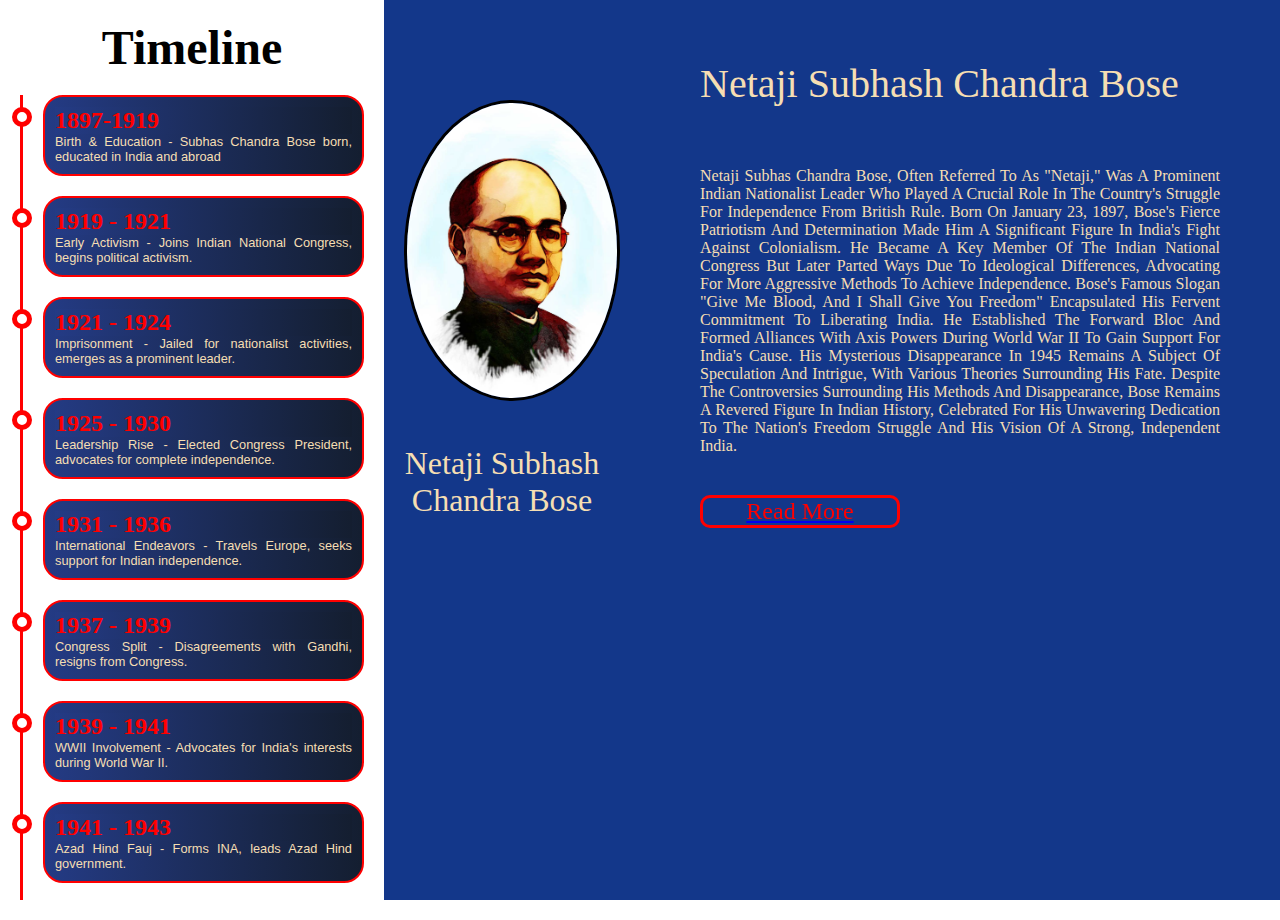
<file: tribute-page/index.html>
<!DOCTYPE html>
<html lang="en">

<head>
    <meta name="viewport" content="width=device-width" , initial-scale="1.0">
    <meta charset="UTF-8">
    <meta name="viewport" content="width=device-width, initial-scale=1.0">
    <link rel="stylesheet" href="./style.css">
    <title>Tribute Page</title>
</head>

<body>
    <div class="flex-container">
        <div class="left">
            <div class="left-items">

                <div class="heading">
                    <header>
                        <h1 class="timeline">Timeline</h1>
                    </header>
                </div>
                <div class="contents">
                    <div class="items">
                        <h3>1897-1919</h3>
                        <p>Birth & Education - Subhas Chandra Bose born, educated in India and abroad</p>
                    </div>
                    <div class="items">
                        <h3 class="title">1919 - 1921</h3>
                        <p>Early Activism - Joins Indian National Congress, begins political activism.</p>
                    </div>
                    <div class="items">
                        <h3 class="title">1921 - 1924</h3>
                        <p> Imprisonment - Jailed for nationalist activities, emerges as a prominent leader.</p>
                    </div>
                    <div class="items">
                        <h3 class="title">1925 - 1930</h3>
                        <p>Leadership Rise - Elected Congress President, advocates for complete independence.</p>
                    </div>
                    <div class="items">
                        <h3 class="title">1931 - 1936</h3>
                        <p>International Endeavors - Travels Europe, seeks support for Indian independence.</p>
                    </div>

                    <div class="items">
                        <h3 class="title">1937 - 1939</h3>
                        <p>Congress Split - Disagreements with Gandhi, resigns from Congress.</p>
                    </div>
                    <div class="items">
                        <h3 class="title">1939 - 1941</h3>
                        <p>WWII Involvement - Advocates for India's interests during World War II.</p>
                    </div>
                    <div class="items">
                        <h3 class="title">1941 - 1943</h3>
                        <p>Azad Hind Fauj - Forms INA, leads Azad Hind government.</p>
                    </div>
                    <div class="items">
                        <h3 class="title">1943 - 1945</h3>
                        <p>INA Trials - INA trials spark nationwide protests.</p>
                    </div>
                    <div class="items">
                        <h3 class="title">1945 - 1947</h3>
                        <p>Mystery Surrounding Death - Disappearance and alleged death remains a mystery.
                        </p>
                    </div>
                    <div class="items">
                        <h3 class="title">1947 - Present</h3>
                        <p>Legacy - Remembered as a fearless freedom fighter, inspiring generations
                            towards independence and patriotism.</p>
                    </div>
                </div>
            </div>
        </div>




        <div class="middle">
            <img class="middle-image"
                src="./99-996631_remembering-netaji-subhash-chandra-bose-painting-netaji-subhas.jpg" alt="">


            <p class="mp1">Netaji Subhash Chandra Bose</p>
        </div>
        <div class="right">
            <p class="rp1">Netaji Subhash Chandra Bose</p>
            <p class="rp2">Netaji Subhas Chandra Bose, often referred to as "Netaji," was a
                prominent Indian
                nationalist
                leader
                who played a crucial role in the country's struggle for independence from British
                rule. Born on
                January
                23,
                1897, Bose's fierce patriotism and determination made him a significant figure in
                India's fight
                against
                colonialism. He became a key member of the Indian National Congress but later parted
                ways due to
                ideological
                differences, advocating for more aggressive methods to achieve independence. Bose's
                famous slogan
                "Give
                me
                blood, and I shall give you freedom" encapsulated his fervent commitment to
                liberating India. He
                established
                the Forward Bloc and formed alliances with Axis powers during World War II to gain
                support for
                India's
                cause. His mysterious disappearance in 1945 remains a subject of speculation and
                intrigue, with
                various
                theories surrounding his fate. Despite the controversies surrounding his methods and
                disappearance,
                Bose
                remains a revered figure in Indian history, celebrated for his unwavering dedication
                to the nation's
                freedom
                struggle and his vision of a strong, independent India.</p>
            <div class="button">
                <a href="https://en.wikipedia.org/wiki/Subhas_Chandra_Bose">
                    <div class="read-more">Read more
                    </div>
                </a>
            </div>
        </div>
    </div>

</body>

</html>
</file>
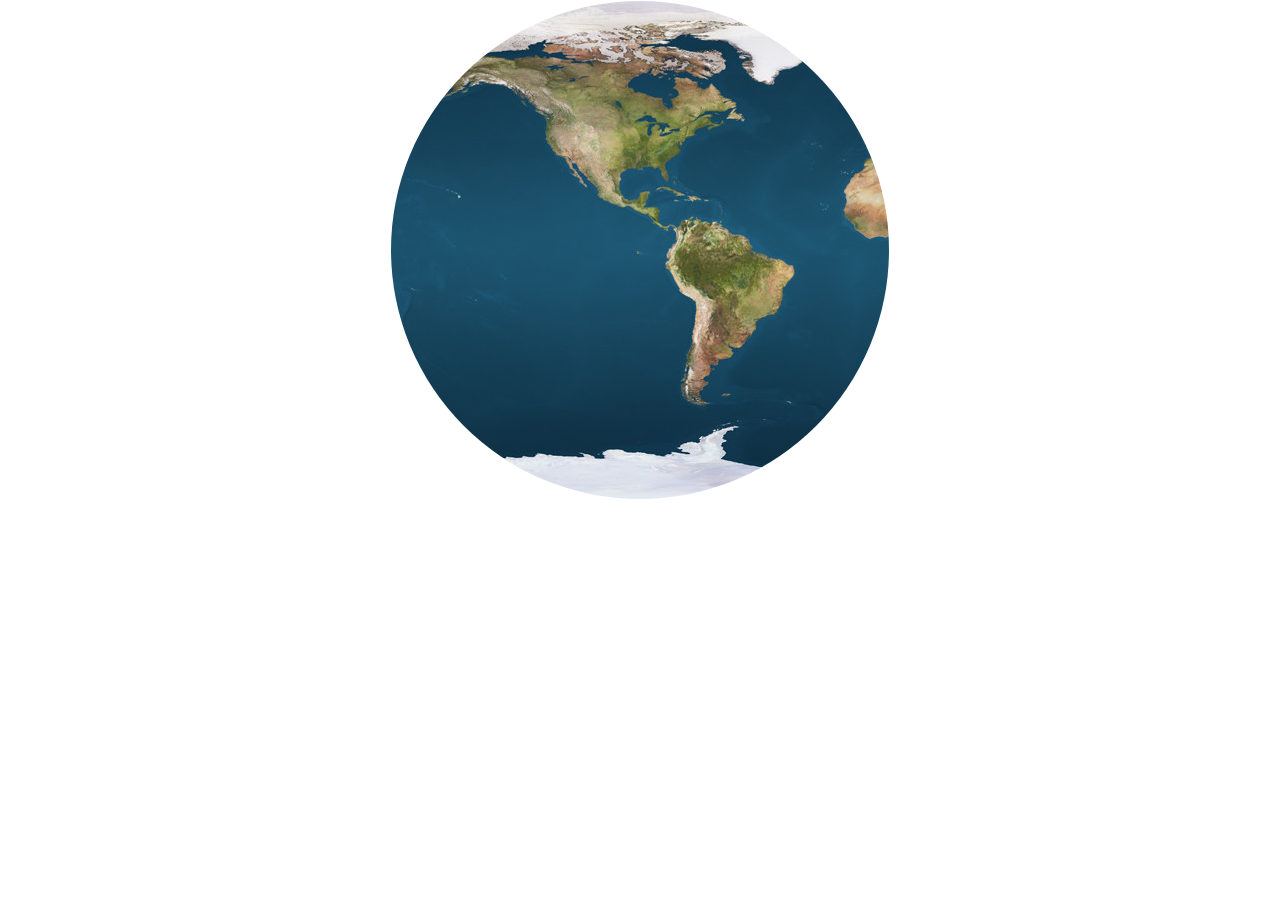
<file: Animation/rotating-earth/index.html>
<!DOCTYPE html>
<html lang="en">

<head>
    <meta charset="UTF-8">
    <meta name="viewport" content="width=device-width, initial-scale=1.0">
    <title>Rotating Earth</title>
    <link rel="stylesheet" href="style.css">
</head>

<body>
    <div class="container">
        <div class="earth">

        </div>
    </div>

</body>

</html>
</file>
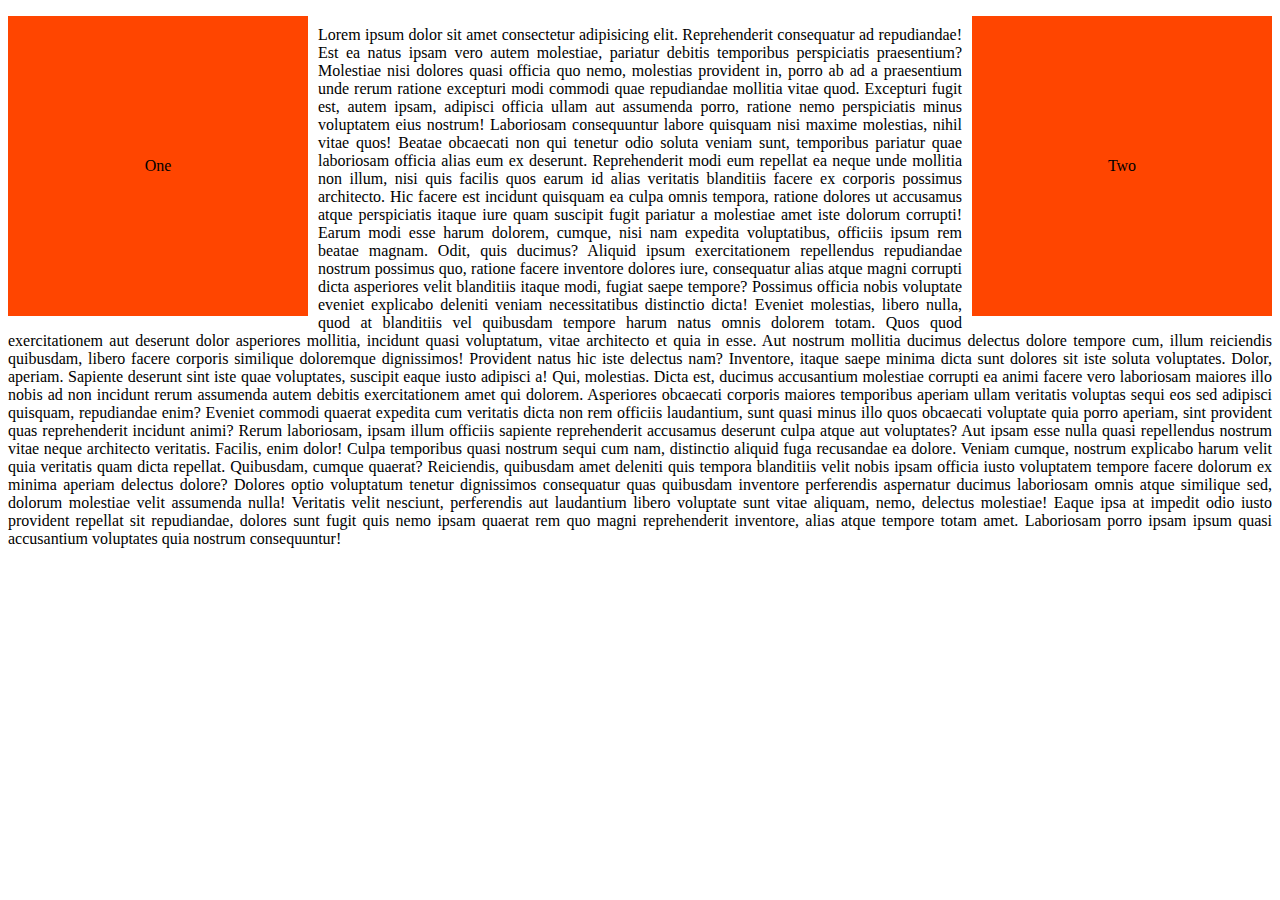
<file: float-assignment/assignment-4/index.html>
<!DOCTYPE html>
<html lang="en">

<head>
    <meta charset="UTF-8">
    <meta name="viewport" content="width=device-width, initial-scale=1.0">
    <title>Assignment-4</title>
    <link rel="stylesheet" href="style.css">
</head>

<body>
    <div class="parent">
        <div class="left">
            <p>One</p>
        </div>
        <div class="right">
            <p>Two</p>
        </div>
        <p class="para">Lorem ipsum dolor sit amet consectetur adipisicing elit. Reprehenderit consequatur ad
            repudiandae! Est ea
            natus ipsam vero autem molestiae, pariatur debitis temporibus perspiciatis praesentium? Molestiae nisi
            dolores quasi officia quo nemo, molestias provident in, porro ab ad a praesentium unde rerum ratione
            excepturi modi commodi quae repudiandae mollitia vitae quod. Excepturi fugit est, autem ipsam, adipisci
            officia ullam aut assumenda porro, ratione nemo perspiciatis minus voluptatem eius nostrum! Laboriosam
            consequuntur labore quisquam nisi maxime molestias, nihil vitae quos! Beatae obcaecati non qui tenetur odio
            soluta veniam sunt, temporibus pariatur quae laboriosam officia alias eum ex deserunt. Reprehenderit modi
            eum repellat ea neque unde mollitia non illum, nisi quis facilis quos earum id alias veritatis blanditiis
            facere ex corporis possimus architecto. Hic facere est incidunt quisquam ea culpa omnis tempora, ratione
            dolores ut accusamus atque perspiciatis itaque iure quam suscipit fugit pariatur a molestiae amet iste
            dolorum corrupti! Earum modi esse harum dolorem, cumque, nisi nam expedita voluptatibus, officiis ipsum rem
            beatae magnam. Odit, quis ducimus? Aliquid ipsum exercitationem repellendus repudiandae nostrum possimus
            quo, ratione facere inventore dolores iure, consequatur alias atque magni corrupti dicta asperiores velit
            blanditiis itaque modi, fugiat saepe tempore? Possimus officia nobis voluptate eveniet explicabo deleniti
            veniam necessitatibus distinctio dicta! Eveniet molestias, libero nulla, quod at blanditiis vel quibusdam
            tempore harum natus omnis dolorem totam. Quos quod exercitationem aut deserunt dolor asperiores mollitia,
            incidunt quasi voluptatum, vitae architecto et quia in esse. Aut nostrum mollitia ducimus delectus dolore
            tempore cum, illum reiciendis quibusdam, libero facere corporis similique doloremque dignissimos! Provident
            natus hic iste delectus nam? Inventore, itaque saepe minima dicta sunt dolores sit iste soluta voluptates.
            Dolor, aperiam. Sapiente deserunt sint iste quae voluptates, suscipit eaque iusto adipisci a! Qui,
            molestias. Dicta est, ducimus accusantium molestiae corrupti ea animi facere vero laboriosam maiores illo
            nobis ad non incidunt rerum assumenda autem debitis exercitationem amet qui dolorem. Asperiores obcaecati
            corporis maiores temporibus aperiam ullam veritatis voluptas sequi eos sed adipisci quisquam, repudiandae
            enim? Eveniet commodi quaerat expedita cum veritatis dicta non rem officiis laudantium, sunt quasi minus
            illo quos obcaecati voluptate quia porro aperiam, sint provident quas reprehenderit incidunt animi? Rerum
            laboriosam, ipsam illum officiis sapiente reprehenderit accusamus deserunt culpa atque aut voluptates? Aut
            ipsam esse nulla quasi repellendus nostrum vitae neque architecto veritatis. Facilis, enim dolor! Culpa
            temporibus quasi nostrum sequi cum nam, distinctio aliquid fuga recusandae ea dolore. Veniam cumque, nostrum
            explicabo harum velit quia veritatis quam dicta repellat. Quibusdam, cumque quaerat? Reiciendis, quibusdam
            amet deleniti quis tempora blanditiis velit nobis ipsam officia iusto voluptatem tempore facere dolorum ex
            minima aperiam delectus dolore? Dolores optio voluptatum tenetur dignissimos consequatur quas quibusdam
            inventore perferendis aspernatur ducimus laboriosam omnis atque similique sed, dolorum molestiae velit
            assumenda nulla! Veritatis velit nesciunt, perferendis aut laudantium libero voluptate sunt vitae aliquam,
            nemo, delectus molestiae! Eaque ipsa at impedit odio iusto provident repellat sit repudiandae, dolores sunt
            fugit quis nemo ipsam quaerat rem quo magni reprehenderit inventore, alias atque tempore totam amet.
            Laboriosam porro ipsam ipsum quasi accusantium voluptates quia nostrum consequuntur!</p>

    </div>
</body>

</html>
</file>
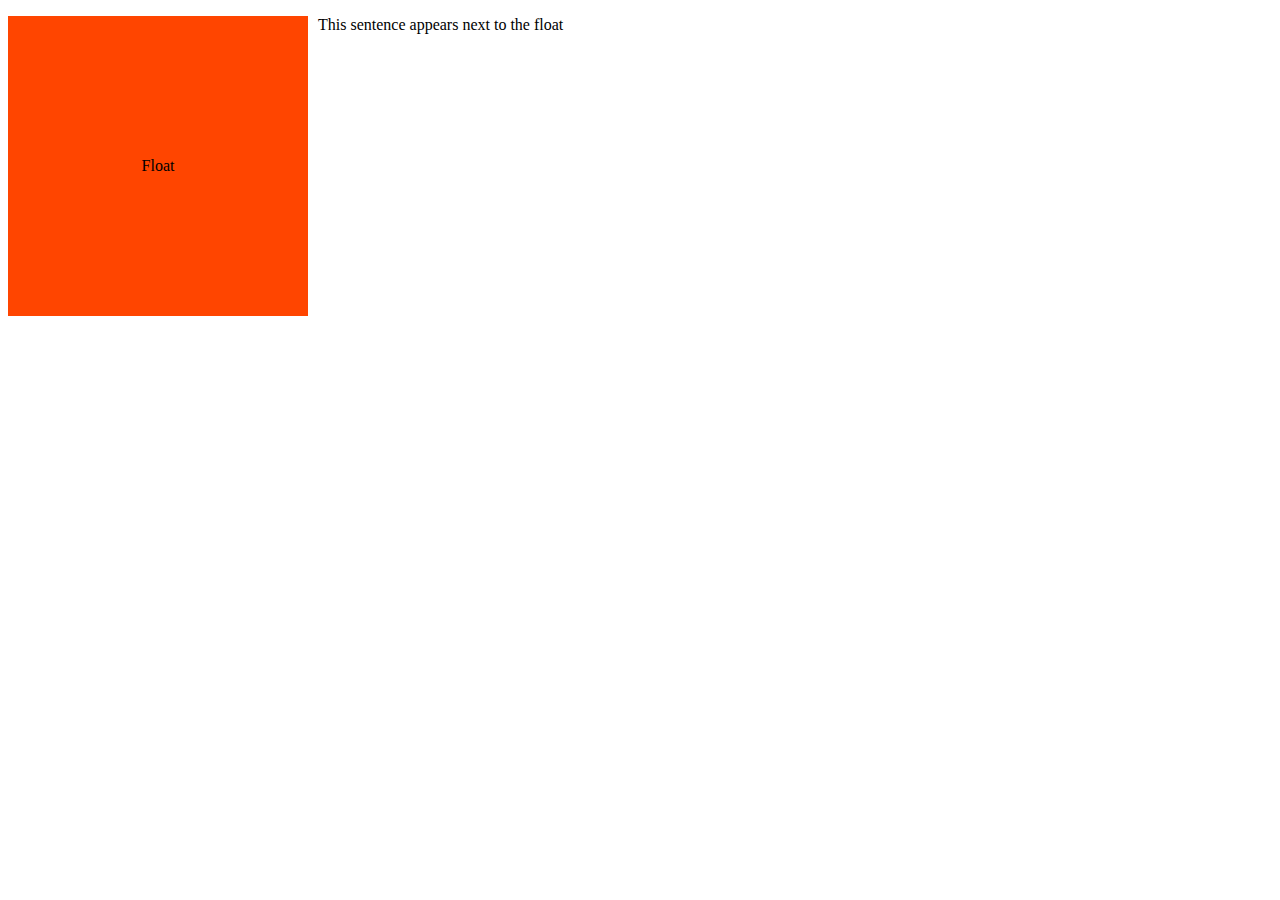
<file: float-assignment/assignment-5/index.html>
<!DOCTYPE html>
<html lang="en">

<head>
    <meta charset="UTF-8">
    <meta name="viewport" content="width=device-width, initial-scale=1.0">
    <title>Assignment-5</title>
    <link rel="stylesheet" href="./style.css">
</head>

<body>
    <div class="parent">
        <div class="left">
            <p>Float</p>
        </div>
        <p>This sentence appears next to the float
        </p>
    </div>
</body>

</html>
</file>
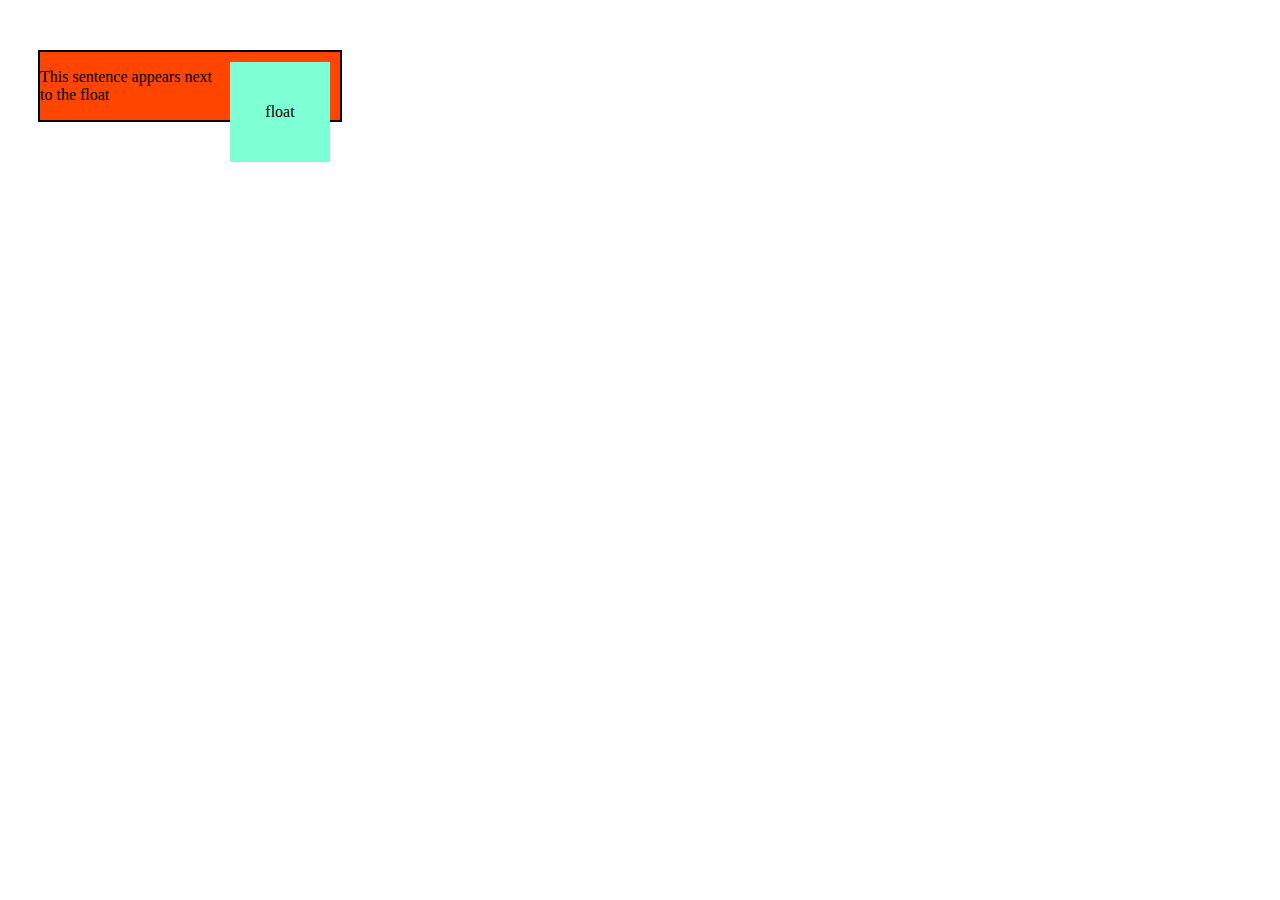
<file: float-assignment/assignment-6/index.html>
<!DOCTYPE html>
<html lang="en">

<head>
    <meta charset="UTF-8">
    <meta name="viewport" content="width=device-width, initial-scale=1.0">
    <title>Assignment-6</title>
    <link rel="stylesheet" href="style.css">
</head>

<body>
    <div class="parent">
        <div class="right">
            <p>float</p>
        </div>
        <p class="para">This sentence appears next to the float</p>
    </div>

</body>

</html>
</file>
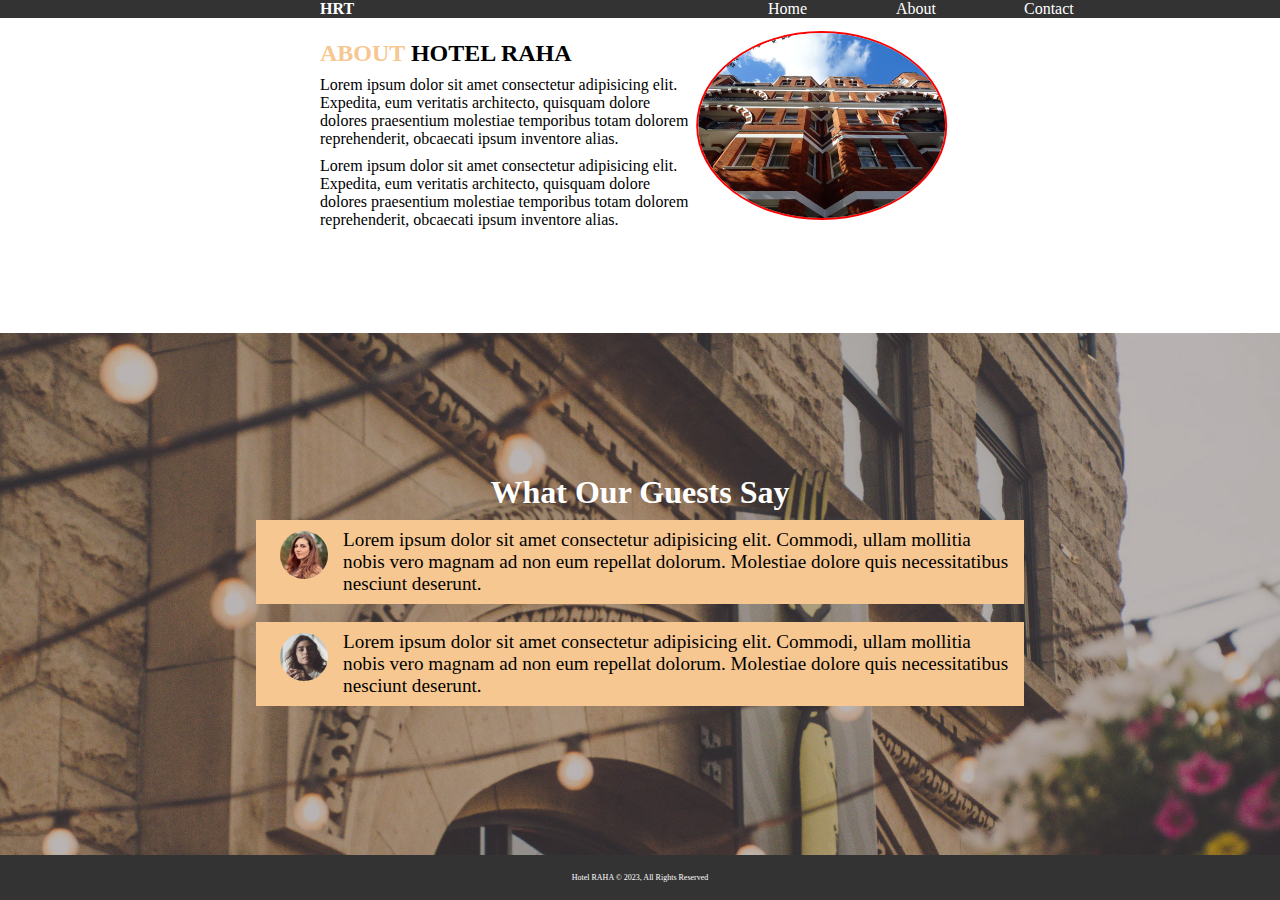
<file: Hotel/About/about.html>
<!DOCTYPE html>
<html lang="en">
<head>
    <meta charset="UTF-8">
    <meta name="viewport" content="width=device-width, initial-scale=1.0">
    <title>About Us</title>
    <link rel="stylesheet" href="about.css">
</head>
<body>
    <nav id="navbar">
        <ul>
            <li id="name">
                <p>HRT</p>
            </li>
            <li><a href="/Home/home.html" class="nav-link">Home</a></li>
            <li><a href="/About/about.html" class="nav-link">About</a></li>
            <li><a href="/contact-us/contact-us.html" class="contact">Contact</a></li>
            <li class="blank"> </li>
        </ul>
    </nav>
<header>
    <section id="left">
        <div id="heading">
            <p><span class="color">ABOUT</span> HOTEL RAHA</p>
        </div>
        <div class="hbody">
            <p>Lorem ipsum dolor sit amet consectetur adipisicing elit. Expedita, eum veritatis architecto, quisquam dolore dolores praesentium molestiae temporibus totam dolorem reprehenderit, obcaecati ipsum inventore alias.</p>
        </div>
        <div class="hbody">
            <p>Lorem ipsum dolor sit amet consectetur adipisicing elit. Expedita, eum veritatis architecto, quisquam dolore dolores praesentium molestiae temporibus totam dolorem reprehenderit, obcaecati ipsum inventore alias.</p>
        </div>
    </section>
    <section id="right">
        <img src="photo-2.jpg" alt="">
    </section>

</header>

<main>
<section id="first">
    <div><p>What Our Guests Say</p></div>
    <article class="article">
        <img src="./person-1.jpg" alt="" class="article-image">
        <p class="article-text">Lorem ipsum dolor sit amet consectetur adipisicing elit. Commodi, ullam mollitia nobis vero magnam ad non eum repellat dolorum. Molestiae dolore quis necessitatibus nesciunt deserunt.</p>
    </article>
    <article class="article">
    <img src="./person-2.jpg" alt=""  class="article-image" >
    <p class="article-text">Lorem ipsum dolor sit amet consectetur adipisicing elit. Commodi, ullam mollitia nobis vero magnam ad non eum repellat dolorum. Molestiae dolore quis necessitatibus nesciunt deserunt.</p>
    </article>
</section>
</main>
<footer>
    <p>Hotel RAHA © 2023, All Rights Reserved</p>
</footer>
</body>
</html>
</file>
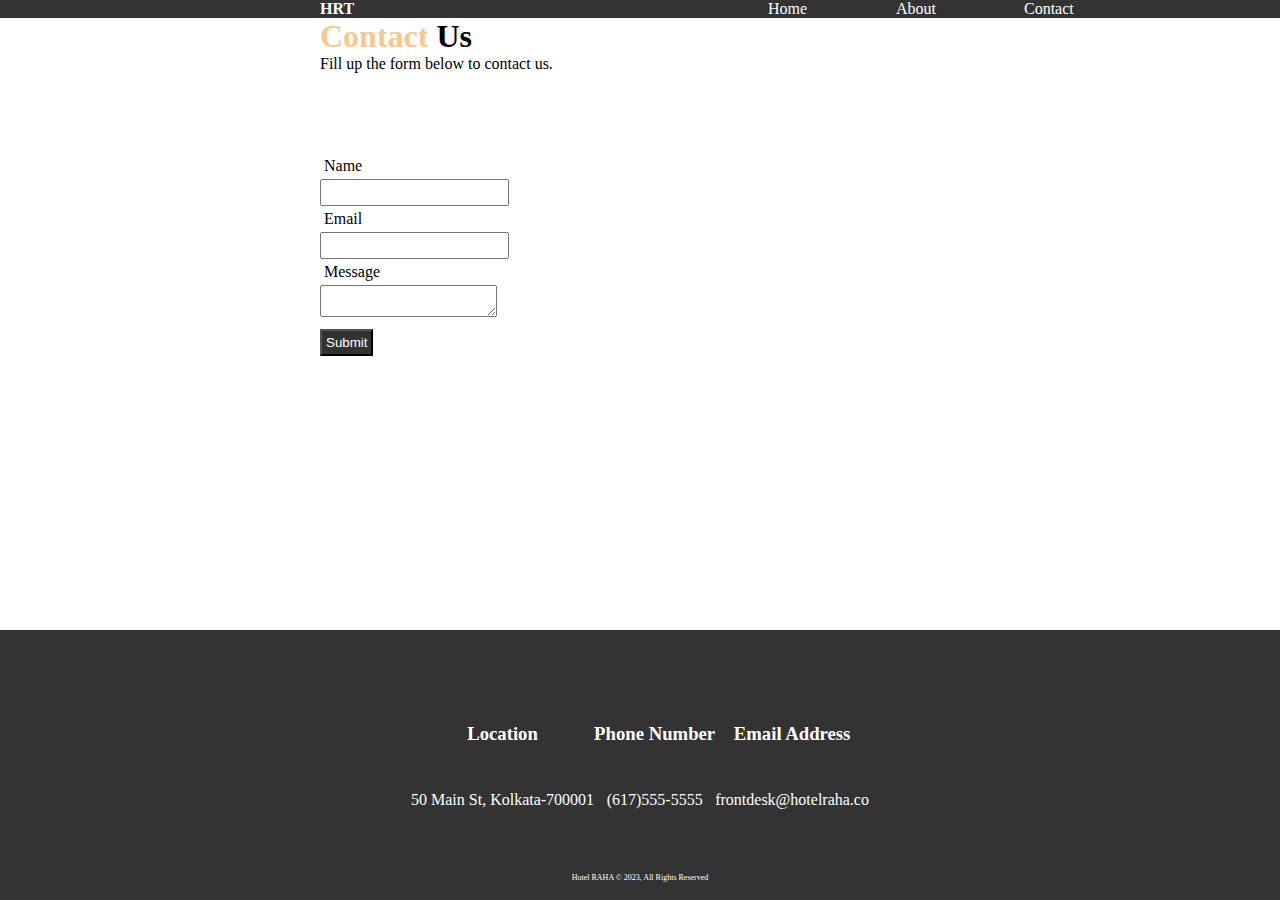
<file: Hotel/contact-us/contact-us.html>
<!DOCTYPE html>
<html lang="en">

<head>
    <meta charset="UTF-8">
    <meta name="viewport" content="width=device-width, initial-scale=1.0">
    <title>Contact Us</title>
    <link rel="stylesheet" href="contact-us.css">
    <link rel="stylesheet" href="https://cdnjs.cloudflare.com/ajax/libs/font-awesome/6.5.2/css/all.min.css"
        integrity="sha512-SnH5WK+bZxgPHs44uWIX+LLJAJ9/2PkPKZ5QiAj6Ta86w+fsb2TkcmfRyVX3pBnMFcV7oQPJkl9QevSCWr3W6A=="
        crossorigin="anonymous" referrerpolicy="no-referrer" />
</head>

<body>
    <nav id="navbar">
        <ul>
            <li id="name">
                <p>HRT</p>
            </li>
            <li><a href="/Home/home.html" class="nav-link">Home</a></li>
            <li><a href="/About/about.html" class="nav-link">About</a></li>
            <li><a href="/contact-us/contact-us.html" class="contact">Contact</a></li>
            <li class="blank"> </li>
        </ul>
    </nav>
    <header>
        <h1><span id="contact">Contact </span>Us</h1>
        <p>Fill up the form below to contact us.</p>
    </header>
    <main>
        <section id="first">
            <form action="">
                <div>
                    <label for="fname">Name</label>
                    <input type="text" name="fname" id="fname" required>
                </div>

                <div>
                    <label for="email">Email</label>
                    <input type="email" name="email" id="email" required>
                </div>

                <div>
                    <label for="message">Message</label>
                    <textarea name="message" id="message" required></textarea>
                </div>
                <div>
                    <label for="submit"></label>
                    <input type="submit" name="submit" id="submit">
                </div>
            </form>
        </section>
        <section id="second">
            <article id="sleft">
                <i class="fa-solid fa-hotel"></i>
                <h3>Location</h3>
                <p>50 Main St, Kolkata-700001 </p>
            </article>
            <article id="smiddle">
                <i class="fa-solid fa-phone-flip"></i>
                <h3>Phone Number</h3>
                <p>(617)555-5555</p>
            </article>
            <article id="sright">
                <i class="fa-solid fa-envelope"></i>
                <h3>Email Address</h3>
                <p>frontdesk@hotelraha.co</p>
            </article>
        </section>
    </main>
    <footer>
        <p>Hotel RAHA © 2023, All Rights Reserved</p>
    </footer>

</body>

</html>
</file>
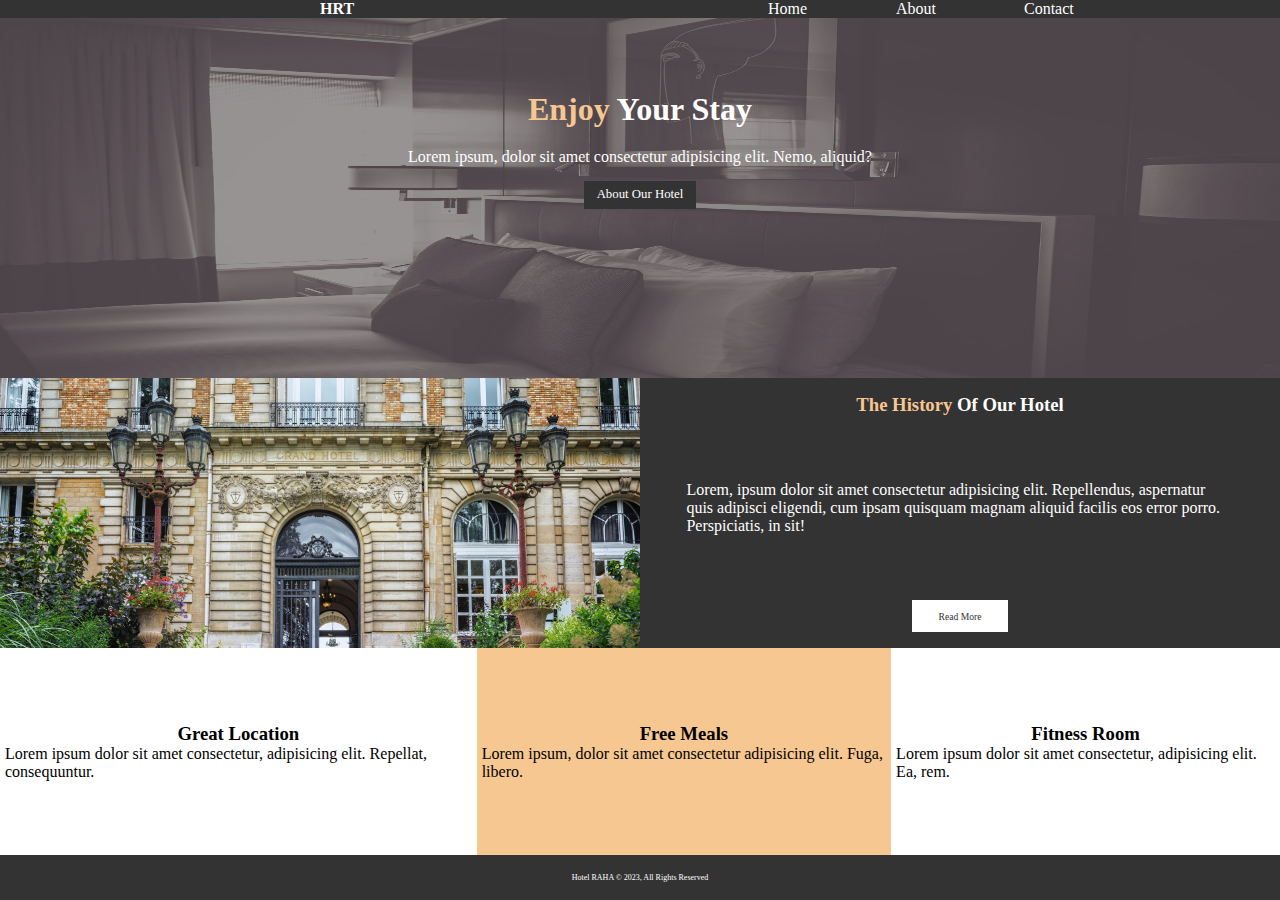
<file: Hotel/Home/home.html>
<!DOCTYPE html>
<html lang="en">

<head>
    <meta charset="UTF-8">
    <meta name="viewport" content="width=device-width, minimum-scale=1.0">
    <link rel="stylesheet" href="./home.css">
    <link rel="stylesheet" href="https://cdnjs.cloudflare.com/ajax/libs/font-awesome/6.5.2/css/all.min.css"
        integrity="sha512-SnH5WK+bZxgPHs44uWIX+LLJAJ9/2PkPKZ5QiAj6Ta86w+fsb2TkcmfRyVX3pBnMFcV7oQPJkl9QevSCWr3W6A=="
        crossorigin="anonymous" referrerpolicy="no-referrer" />
    <title>Home</title>
</head>

<body>
    <nav id="navbar">
        <ul>
            <li id="name">
                <p>HRT</p>
            </li>
            <li><a href="/Home/home.html" class="nav-link">Home</a></li>
            <li><a href="/About/about.html" class="nav-link">About</a></li>
            <li><a href="/contact-us/contact-us.html" class="contact">Contact</a></li>
            <li class="blank"> </li>
        </ul>
    </nav>

    <header>
        <section id="hero">
            <img src="./showcase.jpg" alt="">
            <div class="box-container">
                <div class="box box1">
                    <p> <span class="color">Enjoy </span>Your Stay</p>
                </div>
                <div class="box box2">Lorem ipsum, dolor sit amet consectetur adipisicing elit. Nemo, aliquid?</div>
                <div class="box box3"><a href="/About/about.html">
                        <div>
                            <p>About Our Hotel</p>
                        </div>
                    </a></div>
            </div>
        </section>
    </header>

    <main>
        <section id="second">
            <section id="sleft">
                <img src="./photo-1.jpg" alt="">
            </section>

            <section id="sright">
                <h3><span>The History </span>Of Our Hotel</h3>

                <p id="sright-p">Lorem, ipsum dolor sit amet consectetur adipisicing elit. Repellendus, aspernatur quis
                    adipisci
                    eligendi, cum ipsam quisquam magnam aliquid facilis eos error porro. Perspiciatis, in sit!</p>
                <div>
                    <a href="">
                        <div>
                            <p id="read-more">Read More</p>
                        </div>
                    </a>
                </div>
            </section>
        </section>
        <section id="third">

            <article id="tleft">
                <i class="fa-solid fa-hotel"></i>
                <h3>Great Location</h3>
                <p>Lorem ipsum dolor sit amet consectetur, adipisicing elit. Repellat, consequuntur.</p>
            </article>

            <article id="tmiddle">
                <i class="fa-solid fa-utensils"></i>
                <h3>Free Meals</h3>
                <p>Lorem ipsum, dolor sit amet consectetur adipisicing elit. Fuga, libero.</p>
            </article>

            <article id="tright">
                <i class="fa-solid fa-dumbbell"></i>
                <h3>Fitness Room</h3>
                <p>Lorem ipsum dolor sit amet consectetur, adipisicing elit. Ea, rem.</p>
            </article>
        </section>


    </main>

    <footer>
        <p>Hotel RAHA © 2023, All Rights Reserved</p>
    </footer>
</body>

</html>
</file>
<file: tribute-page/style.css>
* {
    margin: 0px;
    padding: 0px;
    box-sizing: border-box;
}

body {
    overflow: hidden;
}

/* ----------------------------------------------------------------------------------- 
 3 column layout  */

.flex-container {
    display: inline-flex;
    flex-direction: row;
    max-width: 100%;
    overflow-x: hidden;
}

.left {
    width: 30%;
    height: 100dvh;
    padding: 20px;
    overflow-y: scroll;
    overflow-x: hidden;
    margin-bottom: 20px;
}

.middle {
    width: 20%;
    height: 100dvh;
    background: rgb(19, 55, 138);
    padding: 20px;
}

.right {
    width: 50%;
    height: 100dvh;
    background: rgb(19, 55, 138);
    padding: 20px;
}

/* ----------------------------------------------------------------------------- 
left items design*/

.contents {
    border-left: 3px solid red;
    position: relative;
}

.items {
    margin: 20px 0 20px 20px;
    border: 2px solid red;
    padding: 10px;
    border-radius: 20px;
    background: linear-gradient(to right, #243B85, #141E30);
}

.items p {
    text-align: justify;
    color: wheat;
    font-size: 1rem;
    font-family: 'Segoe UI', Tahoma, Geneva, Verdana, sans-serif;
    font-weight: lighter;
}

.items h3 {
    text-align: left;
    background: linear-gradient(to right, #243B85, #141E30);
    color: red;
    font-size: 1.5rem;
    font-family: Cambria, Cochin, Georgia, Times, 'Times New Roman', serif;
    font-weight: bold;
}

.contents .items::before {
    content: '';
    position: absolute;
    width: 10px;
    height: 10px;
    background: white;
    border: 5px solid red;
    border-radius: 100%;
    left: -11.5px;
}

.items:hover {
    box-shadow: rgb(255, 51, 0) 0px 2px 4px 0px, rgba(14, 30, 37, 0.32) 15px 15px 15px 0px;
    cursor: pointer;
}

.timeline {
    text-align: center;
    font-size: 5rem;
}



/* ----------------------------------------------------------------------------- 
middle items design*/

.middle-image {
    width: 75%;
    margin-top: 60px;
    border: 3px solid black;
    border-radius: 50%;
}

.mp1 {
    margin: 20px;
    padding: 20px;
    text-align: center;
    font-family: Georgia, 'Times New Roman', Times, serif;
    font-size: 1rem;
    text-transform: capitalize;
    color: wheat;
    text-transform: capitalize;

}

/* ----------------------------------------------------------------------------- 
right items design*/

.rp1 {
    margin: 20px;
    padding: 20px;
    font-family: Georgia, 'Times New Roman', Times, serif;
    font-size: 2.5rem;
    text-transform: capitalize;
    color: wheat;
}

.rp2 {
    margin: 20px;
    padding: 20px;
    font-family: Georgia, 'Times New Roman', Times, serif;
    font-size: 1rem;
    text-transform: capitalize;
    color: wheat;
    text-align: justify;
}

.button {
    position: fixed;
    height: 500px;
    width: 200px;
}

.read-more {
    position: relative;
    left: 40px;
    font-family: Georgia, s 'Times New Roman', Times, serif;
    font-size: 1.5rem;
    text-transform: capitalize;
    color: red;
    text-align: center;
    border: 3px solid red;
    border-radius: 10px;
    text-decoration: none;

}

.read-more:hover {
    box-shadow:
        0 5px 20px 0 inset,
        0 5px 20px 0px,
        0 5px 20px 0 inset,
        0 5px 20px 0px;
    text-shadow:
        0 0 2px wheat,
        0 0 2px white;
}

/* ----------------------------------------------------------------------------- 
media query design*/

@media only screen and (max-width: 480px) {
    /*  small phone 320px to 480px  */

    .timeline {
        font-size: 1rem;
    }

    .left-items {
        margin: 0 auto;
        padding: 0;
    }

    .items {
        width: 50px;
        height: 100px;
        margin-right: 0;
        padding-right: 0;
        border-radius: 10px;

    }

    .items p {
        font-size: 5px;
        margin: 0;
        padding: 0;
        text-align: start;
    }

    .items h3 {
        font-size: 10px;
    }

    .middle-image {
        margin: 5rem 0rem 0rem 0rem;
        padding: 0;
        width: 16dvw;
        position: relative;
        left: -10px;
    }

    .mp1 {
        width: 100%;
        font-size: 13px;
        padding-left: 0;
        margin-left: 0;
        position: relative;
        left: -5px;
    }

    .rp1 {
        font-size: 15px;
        margin: 10px;
        padding: 10px;
    }

    .rp2 {
        font-size: 8px;
        margin-right: 0px;
        margin-left: 0;
        padding-right: 0px;
        padding-left: 0px;
    }

    .button {
        width: 100px;
        height: 50px;
        position: relative;
        left: -50px;
    }

    .read-more {
        font-size: 1rem;
    }

}


@media only screen and (min-width: 481px) and (max-width: 767px) {

    /* Large phone */
    .timeline {
        font-size: 1.8rem;
    }

    .items p {
        font-size: 0.5rem;
    }

    .items h3 {
        font-size: 1rem;
    }

    .middle-image {
        margin: 5rem 0rem 0rem 0rem;
        padding: 0 auto;
        width: 100%;

    }

    .mp1 {
        width: 100%;
        font-size: 18px;
        padding-left: 0;
        margin-left: 0;
    }

    .rp1 {
        font-size: 32px;
    }

    .rp2 {
        font-size: 14px;
        margin-right: 0px;
        margin-left: 0px;
        padding-right: 0px;
        padding-left: 0px;
    }

    .button {
        width: 150px;
        height: 100px;
    }

    .read-more {
        font-size: 1rem;
    }
}

@media only screen and (min-width: 768px) and (max-width: 1280px) {
    /* tablet */

    .timeline {
        font-size: 3rem;

    }

    .items p {
        font-size: 0.8rem;
    }

    .items h3 {
        font-size: 1.5rem;
    }

    .middle-image {
        margin: 5rem 0rem 0rem 0rem;
        padding: 0 auto;
        width: 100%;
    }

    .mp1 {
        width: 100%;
        font-size: 2rem;
        padding-left: 0;
        margin-left: 0;
    }


}


@media only screen and (min-width: 1281px) {

    /* monitor */
    /* default css */
}
</file>
<file: Animation/rotating-earth/style.css>
* {
    margin: 0;
    padding: 0;
    box-sizing: border-box;
}

.container {
    width: 500px;
    height: 500px;
    border: 1px solid white;
    border-radius: 50%;
    overflow: hidden;
    margin: 0 auto;

}

.earth {
    width: 500px;
    height: 500px;
    background: url(./image.jpg);
    background-repeat: repeat-x;
    animation: rotate 5s linear infinite
}



@keyframes rotate {
    0% {
        background-position-x: 0%;
    }

    100% {
        background-position-x: 1000px;
    }
}
</file>
<file: float-assignment/assignment-4/style.css>
.parent {
    width: 100%;
    height: auto;
}

.left {
    width: 300px;
    height: 300px;
    background: orangered;
    float: left;
    display: flex;
    justify-content: center;
    align-items: center;
    margin-right: 10px;
}

.right {
    width: 300px;
    height: 300px;
    background: orangered;
    float: right;
    display: flex;
    justify-content: center;
    align-items: center;
    margin-left: 10px;
}

.para {
    text-align: justify;
    padding-top: 10px;
}
</file>
<file: float-assignment/assignment-5/style.css>
.parent {
    width: 100%;
    height: auto;
}

.left {
    width: 300px;
    height: 300px;
    display: flex;
    justify-content: center;
    align-items: center;
    background: orangered;
    float: left;
    margin-right: 10px;
}
</file>
<file: float-assignment/assignment-6/style.css>
.parent {
    width: 300px;
    height: auto;
    margin: 50px 30px;
    background: orangered;
    border: 2px solid black;

    /* solution 1:
    
    display: flow-root;
     (must be done in parent;
     observation: parent height must be auto) */
}

/*solution 2 

.parent::after {
    content: '';
    clear: both;
    display: block;
    (must be done in parent
    observation: parent height must be auto)
}*/

.right {
    width: 100px;
    height: 100px;
    display: flex;
    justify-content: center;
    align-items: center;
    float: right;
    background-color: aquamarine;
    margin: 10px;

}
</file>
<file: Hotel/About/about.css>
* {
    margin: 0;
    padding: 0;
    box-sizing: border-box;
}

body {
    overflow-x: hidden;
    overflow-y: hidden;
}

#navbar {
    background-color: #333333;
}

ul {
    list-style: none;
    margin: 0;
    padding: 0;
}

ul {
    display: flex;

}

#navbar .nav-link {
    text-decoration: none;
    margin-right: 5vw;
    color: white;
}

#navbar .contact {
    margin-right: 20vw;
    text-decoration: none;
    color: white;
}


#navbar a:hover {
    color: #F6C791;

}

#navbar ul li {
    width: 10%;
    height: auto;
}

#name {
    margin: 0 auto;
    color: white;
    font-weight: bold;
}
header{
    transform: translateX(24%) ;
    width: 100%;
    height: 35vh;
    padding: 1dvw;
}

header #left{
    float: left;
    width: 30%;
    margin: 1vh 0;
}
.color{
    color: #F6C791;
}
header #left #heading{
    font-size: 1.5rem;
    font-weight: bold
}

header #left .hbody p{
    margin: 1vh 0;
    font-size: 1rem;
}


header #right img{
    float: left;
    border: 2px solid red;
    border-radius: 50%;
    object-fit: cover;
    width: 20%;
}

main #first{
    width: 100%;
    height:58vh;
    display: flex;
    flex-direction: column;
    justify-content:center;
    align-items: center;
    background-image: url(./test-bg.jpg);
    background-size: cover;
    background-repeat: no-repeat;
}
main #first div p{
    font-size: 2rem;
    font-weight: bold;
    color: white;
}
main #first .article{
    width: 60%;
    background-color: #F6C791;
    margin: 1vh 0;
    padding: 1vh;
}
main #first .article img{
    width: 7%;
   float: left;
   border: 2px solid #F6C791;
   border-radius: 50%;
   margin: 0 1vw;
}
main #first .article p{
    font-size: 1.2rem;
}


footer {
    height: 5vh;
    background-color: #333333;
    padding: 0.3rem;
    display: flex;
    justify-content: center;
    align-items: center;
}

footer p {
    text-align: center;
    color: white;
    font-size: 0.5rem;
}
</file>
<file: Hotel/contact-us/contact-us.css>
* {
    margin: 0;
    padding: 0;
    box-sizing: border-box;
}

body {
    overflow-x: hidden;
    overflow-y: hidden;
}

#navbar {
    background-color: #333333;
}

ul {
    list-style: none;
    margin: 0;
    padding: 0;
}

ul {
    display: flex;
}

#navbar .nav-link {
    text-decoration: none;
    margin-right: 5vw;
    color: white;
}

#navbar .contact {
    margin-right: 20vw;
    text-decoration: none;
    color: white;
}


#navbar a:hover {
    color: #F6C791;

}

#navbar ul li {
    width: 10%;
    height: auto;
}

#name {
    margin: 0 auto;
    color: white;
    font-weight: bold;
}

header {
    width: 100%;
    height: 15vh;
    transform: translateX(25%);

}

header h1 {
    font-weight: bolder;
}

header h1 #contact {
    color: #F6C791;
}



#first {
    width: 100%;
    height: 53vh;
    transform: translateX(25.001%);
}

#first div label,
#first div input {
    display: block;
    padding: 0.25rem;
}

#submit {
    background-color: #333333;
    color: white;
}


#second {
    width: 100%;
    height: 25vh;
    display: flex;
    justify-content: center;
    background-color: #333333;
    color: white;
}

#sleft,
#smiddle,
#sright {
    display: flex;
    flex-direction: column;
    justify-content: space-evenly;
    align-items: center;
}

footer {
    height: 5vh;
    background-color: #333333;
    padding: 0.3rem;
    display: flex;
    justify-content: center;
    align-items: center;
}

footer p {
    text-align: center;
    color: white;
    font-size: 0.5rem;
}
</file>
<file: Hotel/Home/home.css>
* {
    margin: 0;
    padding: 0;
    box-sizing: border-box;
}

body {
    overflow-x: hidden;
    overflow-y: hidden;
}

#navbar {
    background-color: #333333;
}

ul {
    list-style: none;
    margin: 0;
    padding: 0;
}

ul {
    display: flex;

}

#navbar .nav-link {
    text-decoration: none;
    margin-right: 5vw;
    color: white;
}

#navbar .contact {
    margin-right: 20vw;
    text-decoration: none;
    color: white;
}


#navbar a:hover {
    color: #F6C791;

}

#navbar ul li {
    width: 10%;
    height: auto;
}

#name {
    margin: 0 auto;
    color: white;
    font-weight: bold;
}

#hero {
    width: auto;
    height: 40vh;
}

#hero img {
    width: 100%;
    height: 40vh;
}

.box-container {
    display: flex;
    flex-direction: column;
    justify-items: center;
    align-items: center;
}

.box {
    margin: 5px;
    padding: 5px;
    position: relative;
    top: -40vh;
}

#hero .box-container .box1 {
    color: white;
    font-size: 2rem;
    font-weight: bold;
    padding-top: 5%;
}


#hero .box-container .box2 {
    color: white;
    font-size: 1rem;
}

#hero .box-container .box3 {
    width: auto;
    background-color: #333333;
    padding: 0.5% 1% 0.5% 1%;
}

#hero .box-container .box3 a {
    text-decoration: none;
    color: white;
    font-size: 0.8rem;
}

.color {
    color: #F6C791;
}


#second {
    width: auto;
    height: 30vh;
    display: flex;
    overflow: hidden;
}

#second #sleft {
    width: 50%;
    height: 30vh;

}

#second #sleft img {
    width: 100%;
    height: 100%;
    object-fit: cover;
}

#second #sright {
    width: 50%;
    height: 100%;
    background-color: #333333;
    display: flex;
    flex-direction: column;
    justify-content: space-between;
    align-items: center;
    padding: 1rem;
}

#sright h3 {
    color: white;
}

#sright h3 span {
    color: #F6C791;
}

#sright #sright-p {
    color: white;
    padding: 0 5% 0 5%;
}

#second #sright div {
    width: 6rem;
    height: 2rem;
    background: white;
    position: relative;

}

#second #sright div a {
    text-decoration: none;
    color: #333333;
}


#read-more {
    position: absolute;
    top: 50%;
    left: 50%;
    transform: translate(-50%, -50%);
    font-size: 0.6rem;
}

#third {
    width: auto;
    min-height: 23vh;
    display: flex;
}


#tleft,
#tmiddle,
#tright {
    padding: 5px;
    display: flex;
    flex-direction: column;
    justify-content: center;
    align-items: center;
}

#tleft i,
#tmiddle i,
#tright i {
    font-size: 2rem;
}

#tmiddle {
    background: #F6C791;
}

/*  */
footer {
    height: 5vh;
    background-color: #333333;
    padding: 0.3rem;
    display: flex;
    justify-content: center;
    align-items: center;
}

footer p {
    text-align: center;
    color: white;
    font-size: 0.5rem;
}
</file>
